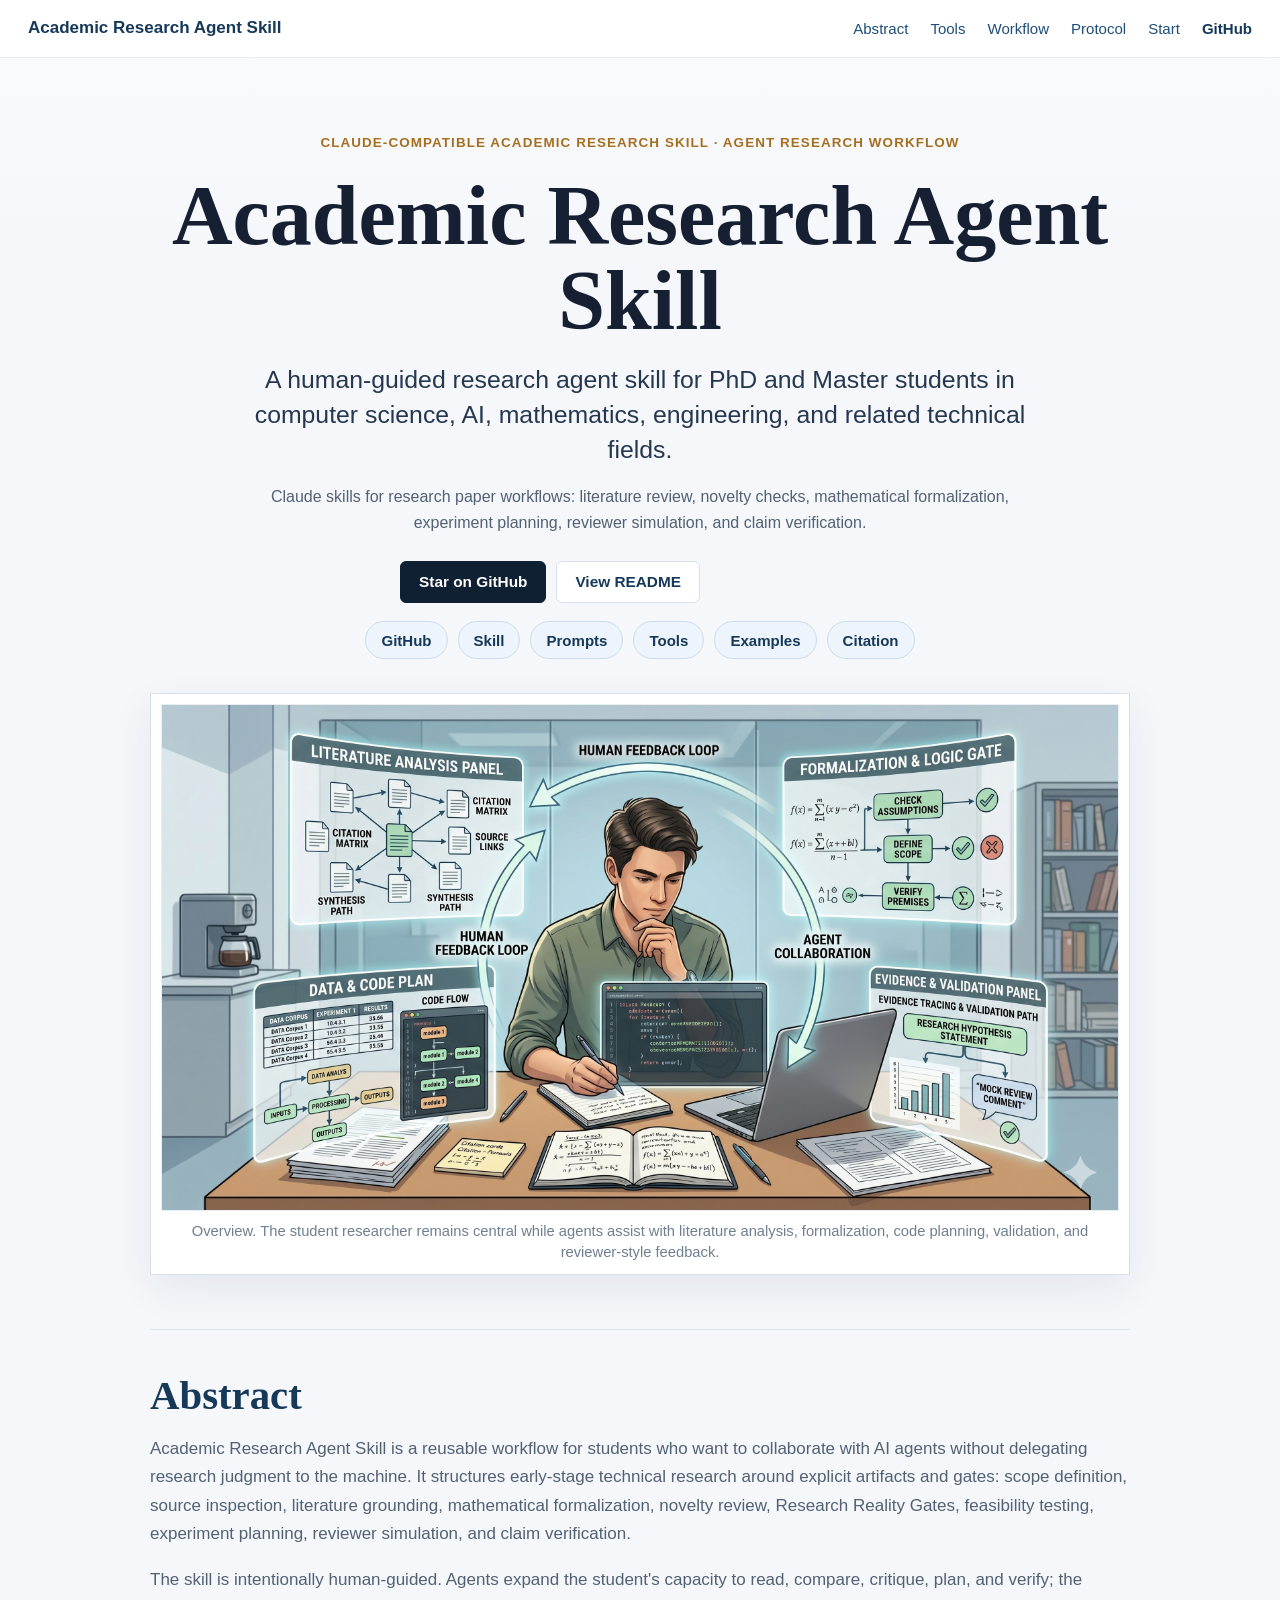
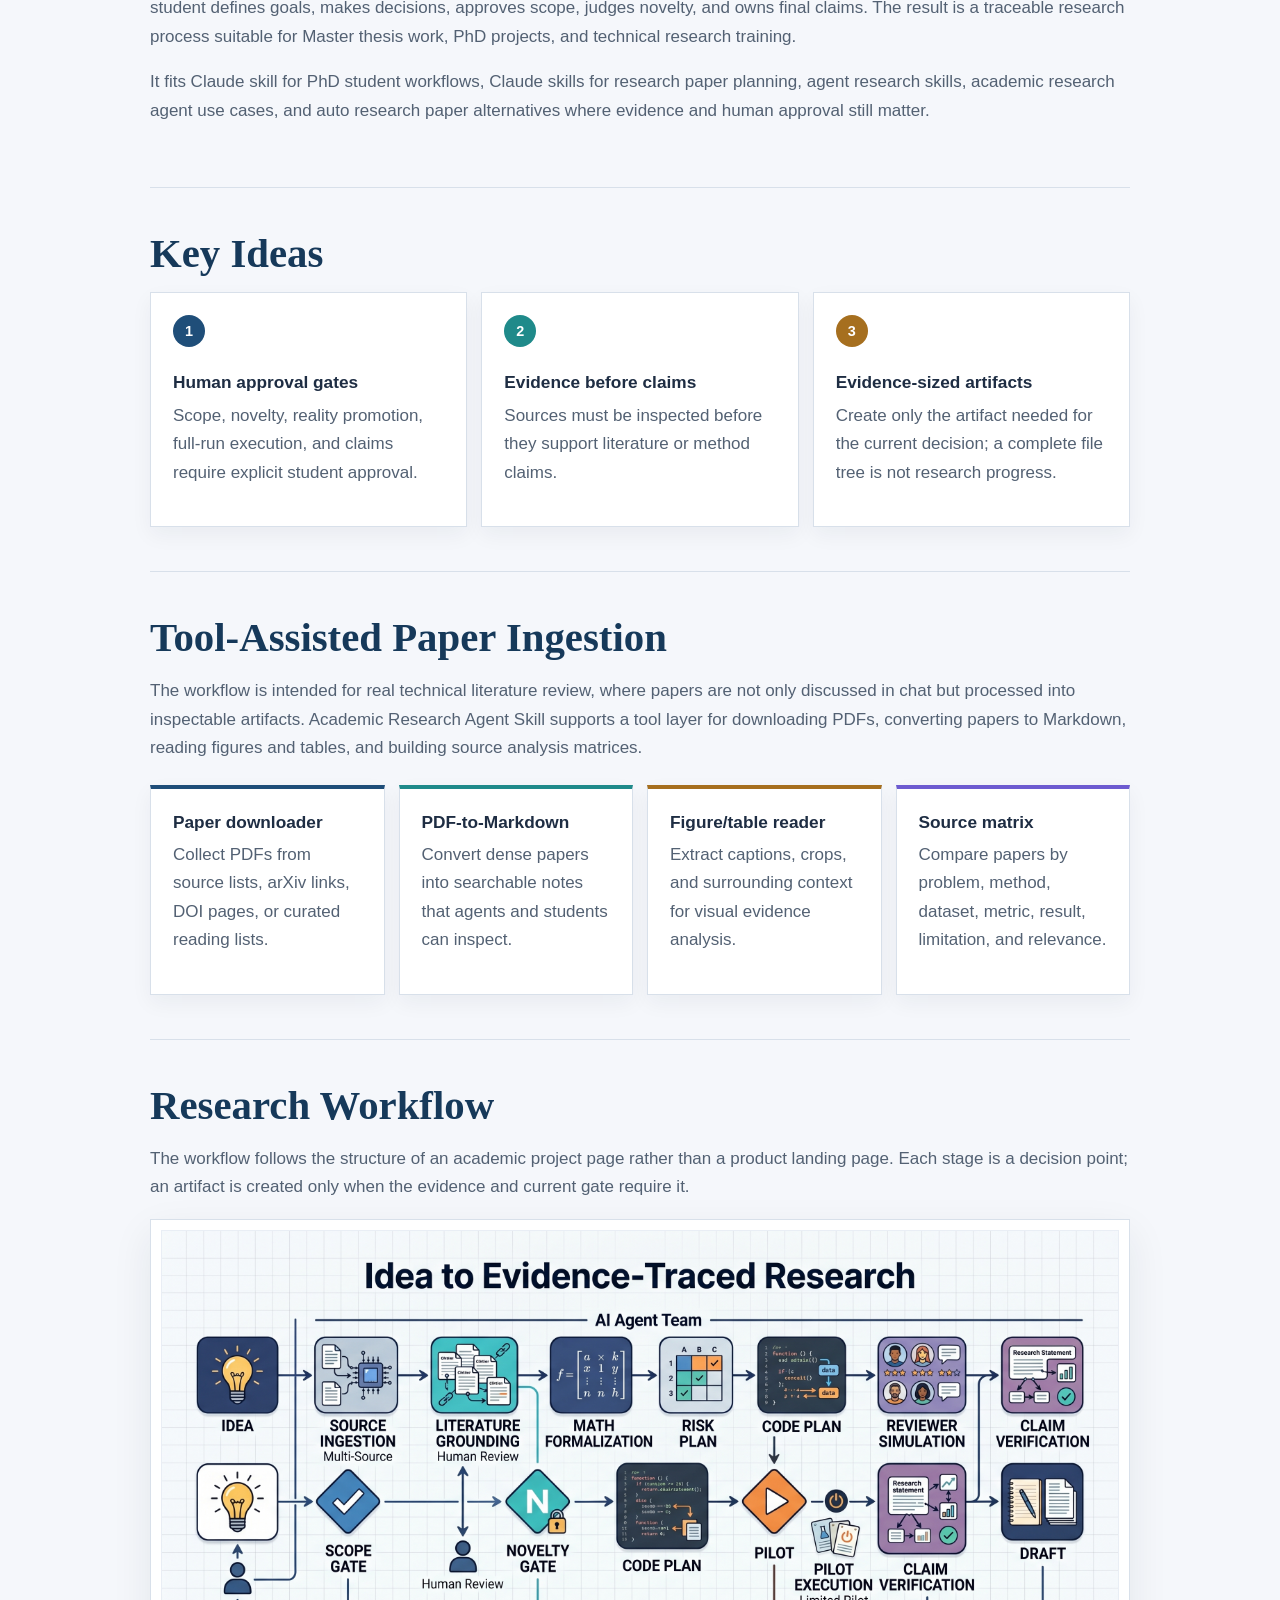
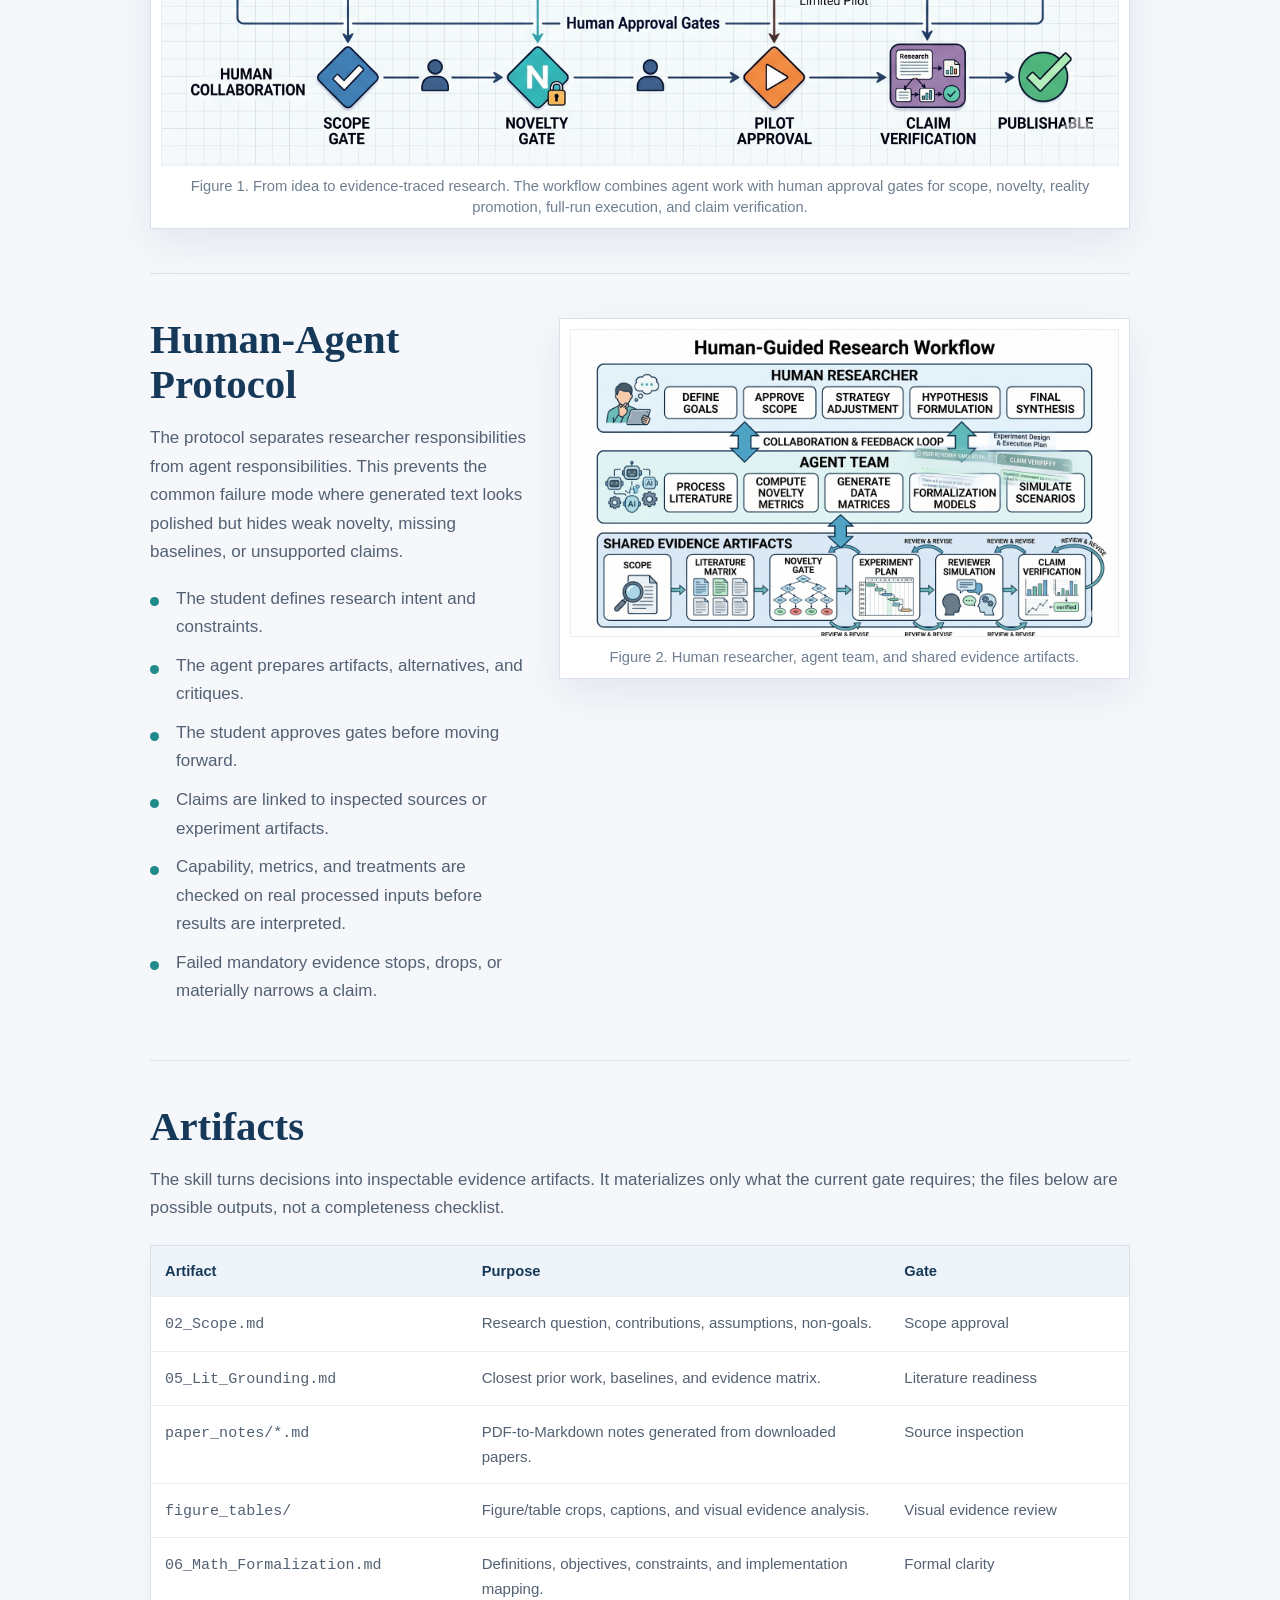
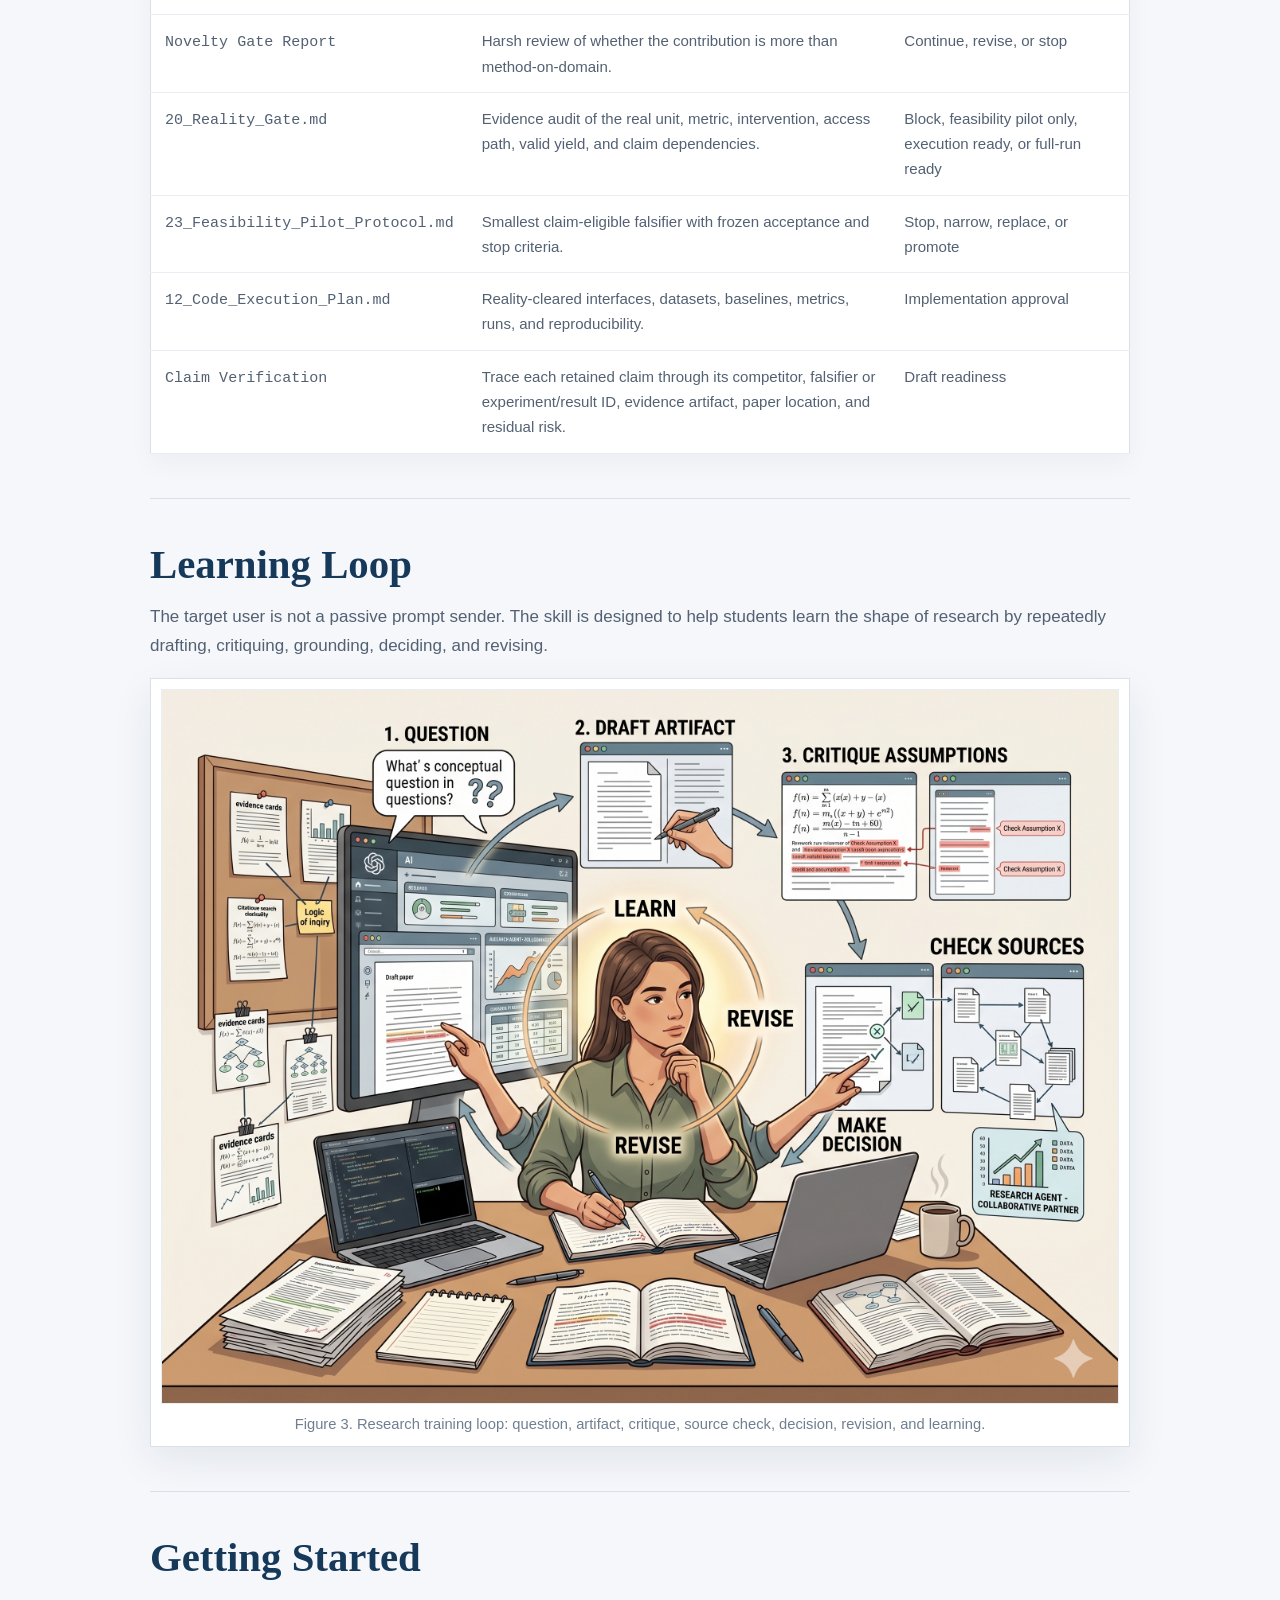
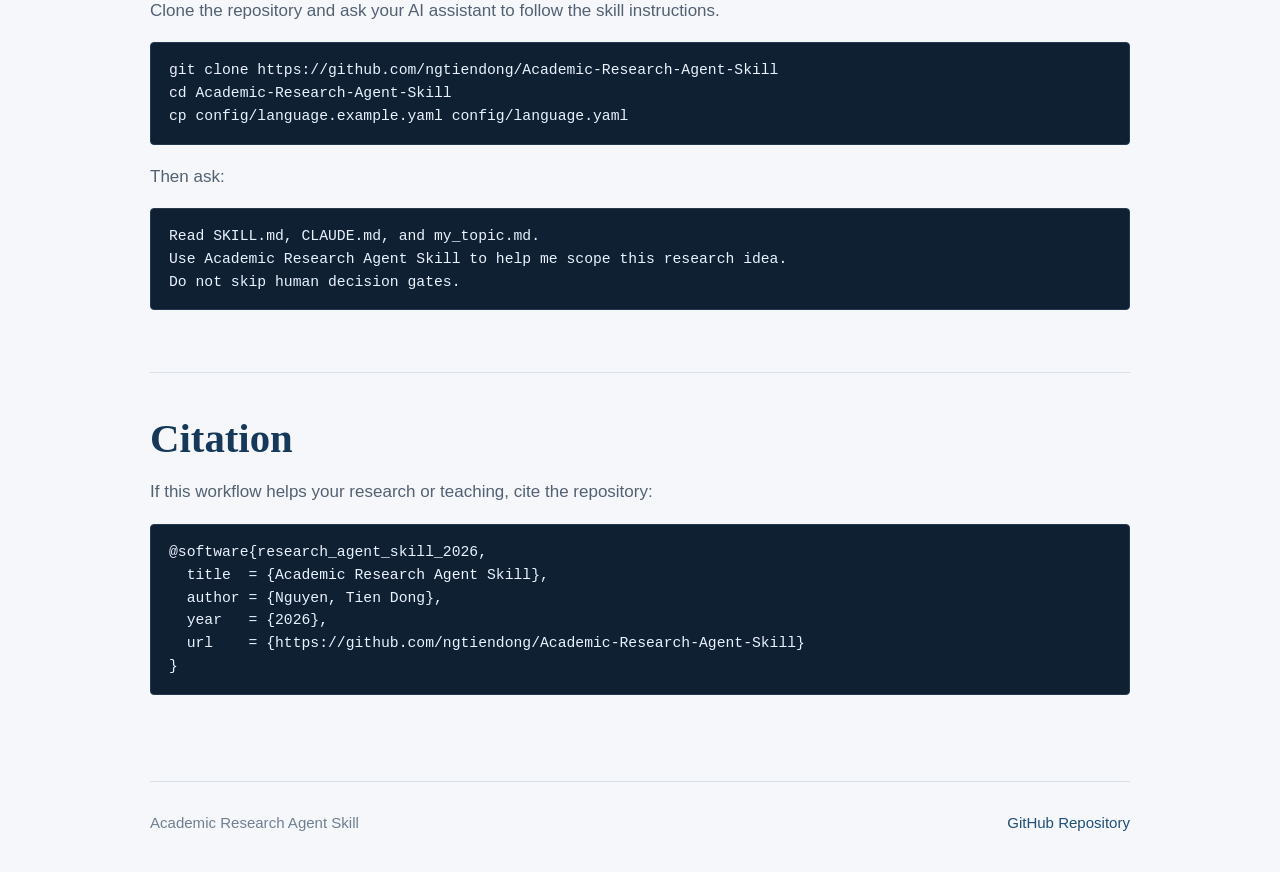
<file: docs/index.html>
<!doctype html>
<html lang="en">
  <head>
    <meta charset="utf-8" />
    <meta name="viewport" content="width=device-width, initial-scale=1" />
    <title>Academic Research Agent Skill for PhD Students - Claude Skills for Research Papers</title>
    <meta
      name="description"
      content="Claude-compatible academic research agent skill for PhD/Master students: literature review, research paper planning, novelty checks, and claim verification."
    />
    <meta name="robots" content="index, follow" />
    <meta name="theme-color" content="#1f4e79" />
    <link rel="icon" href="favicon.svg" type="image/svg+xml" />
    <meta property="og:type" content="website" />
    <meta property="og:title" content="Academic Research Agent Skill" />
    <meta
      property="og:description"
      content="Claude-compatible agent research skills for literature review, research paper planning, novelty checks, and claim verification."
    />
    <meta property="og:image" content="assets/social-preview.png" />
    <meta name="twitter:card" content="summary_large_image" />
    <meta name="twitter:title" content="Academic Research Agent Skill" />
    <meta
      name="twitter:description"
      content="Claude skills for research paper workflows: literature grounding, novelty gates, experiment planning, reviewer simulation, and claim verification."
    />
    <meta name="twitter:image" content="assets/social-preview.png" />
    <link rel="canonical" href="https://ngtiendong.github.io/Academic-Research-Agent-Skill/" />
    <link rel="stylesheet" href="styles.css" />
    <script type="application/ld+json">
      {
        "@context": "https://schema.org",
        "@type": "SoftwareSourceCode",
        "name": "Academic Research Agent Skill",
        "alternateName": "Research Agent Skill",
        "description": "Claude-compatible academic research agent skill for Master and PhD students: literature review, research paper planning, novelty checks, experiment planning, reviewer simulation, and claim verification.",
        "programmingLanguage": "Markdown",
        "applicationCategory": "Research tool",
        "audience": {
          "@type": "Audience",
          "audienceType": "Master students, PhD students, researchers, research engineers"
        },
        "codeRepository": "https://github.com/ngtiendong/Academic-Research-Agent-Skill",
        "license": "https://opensource.org/licenses/MIT"
      }
    </script>
  </head>
  <body>
    <header class="topbar">
      <a class="brand" href="#top">Academic Research Agent Skill</a>
      <nav aria-label="Page navigation">
        <a href="#abstract">Abstract</a>
        <a href="#tools">Tools</a>
        <a href="#workflow">Workflow</a>
        <a href="#protocol">Protocol</a>
        <a href="#start">Start</a>
        <a class="nav-github" href="https://github.com/ngtiendong/Academic-Research-Agent-Skill">GitHub</a>
      </nav>
    </header>

    <main id="top">
      <section class="paper-hero">
        <p class="venue">Claude-Compatible Academic Research Skill · Agent Research Workflow</p>
        <h1>Academic Research Agent Skill</h1>
        <p class="subtitle">
          A human-guided research agent skill for PhD and Master students in computer science,
          AI, mathematics, engineering, and related technical fields.
        </p>
        <p class="authors">
          Claude skills for research paper workflows: literature review, novelty checks, mathematical
          formalization, experiment planning, reviewer simulation, and claim verification.
        </p>
        <div class="github-cta" aria-label="GitHub repository actions">
          <a class="github-primary" href="https://github.com/ngtiendong/Academic-Research-Agent-Skill">
            Star on GitHub
          </a>
          <a class="github-secondary" href="https://github.com/ngtiendong/Academic-Research-Agent-Skill#readme">
            View README
          </a>
          <iframe
            src="https://ghbtns.com/github-btn.html?user=ngtiendong&amp;repo=Academic-Research-Agent-Skill&amp;type=star&amp;count=true&amp;size=large"
            title="Star Academic Research Agent Skill on GitHub"
            width="170"
            height="30"
            loading="lazy"
          ></iframe>
        </div>
        <div class="resource-row" aria-label="Project resources">
          <a href="https://github.com/ngtiendong/Academic-Research-Agent-Skill">GitHub</a>
          <a href="https://github.com/ngtiendong/Academic-Research-Agent-Skill/blob/main/SKILL.md">Skill</a>
          <a href="https://github.com/ngtiendong/Academic-Research-Agent-Skill/tree/main/.claude/commands">Prompts</a>
          <a href="https://github.com/ngtiendong/Academic-Research-Agent-Skill/blob/main/docs/TOOLS.md">Tools</a>
          <a href="https://github.com/ngtiendong/Academic-Research-Agent-Skill/tree/main/examples">Examples</a>
          <a href="#citation">Citation</a>
        </div>
      </section>

      <figure class="hero-figure">
        <img src="assets/Hero%20Image.png" alt="Student-centered research agent workflow overview" />
        <figcaption>
          Overview. The student researcher remains central while agents assist with literature analysis,
          formalization, code planning, validation, and reviewer-style feedback.
        </figcaption>
      </figure>

      <section id="abstract" class="content-section">
        <h2>Abstract</h2>
        <p>
          Academic Research Agent Skill is a reusable workflow for students who want to collaborate with AI
          agents without delegating research judgment to the machine. It structures early-stage
          technical research around explicit artifacts and gates: scope definition, source inspection,
          literature grounding, mathematical formalization, novelty review, Research Reality Gates, feasibility testing, experiment planning,
          reviewer simulation, and claim verification.
        </p>
        <p>
          The skill is intentionally human-guided. Agents expand the student's capacity to read,
          compare, critique, plan, and verify; the student defines goals, makes decisions, approves
          scope, judges novelty, and owns final claims. The result is a traceable research process
          suitable for Master thesis work, PhD projects, and technical research training.
        </p>
        <p>
          It fits Claude skill for PhD student workflows, Claude skills for research paper planning,
          agent research skills, academic research agent use cases, and auto research paper
          alternatives where evidence and human approval still matter.
        </p>
      </section>

      <section class="content-section contribution-section">
        <h2>Key Ideas</h2>
        <div class="contribution-grid">
          <article>
            <span>1</span>
            <h3>Human approval gates</h3>
            <p>Scope, novelty, reality promotion, full-run execution, and claims require explicit student approval.</p>
          </article>
          <article>
            <span>2</span>
            <h3>Evidence before claims</h3>
            <p>Sources must be inspected before they support literature or method claims.</p>
          </article>
          <article>
            <span>3</span>
            <h3>Evidence-sized artifacts</h3>
            <p>Create only the artifact needed for the current decision; a complete file tree is not research progress.</p>
          </article>
        </div>
      </section>

      <section id="tools" class="content-section">
        <h2>Tool-Assisted Paper Ingestion</h2>
        <p>
          The workflow is intended for real technical literature review, where papers are not only
          discussed in chat but processed into inspectable artifacts. Academic Research Agent Skill supports
          a tool layer for downloading PDFs, converting papers to Markdown, reading figures and
          tables, and building source analysis matrices.
        </p>
        <div class="tool-grid">
          <article>
            <h3>Paper downloader</h3>
            <p>Collect PDFs from source lists, arXiv links, DOI pages, or curated reading lists.</p>
          </article>
          <article>
            <h3>PDF-to-Markdown</h3>
            <p>Convert dense papers into searchable notes that agents and students can inspect.</p>
          </article>
          <article>
            <h3>Figure/table reader</h3>
            <p>Extract captions, crops, and surrounding context for visual evidence analysis.</p>
          </article>
          <article>
            <h3>Source matrix</h3>
            <p>Compare papers by problem, method, dataset, metric, result, limitation, and relevance.</p>
          </article>
        </div>
      </section>

      <section id="workflow" class="content-section">
        <h2>Research Workflow</h2>
        <p>
          The workflow follows the structure of an academic project page rather than a product
          landing page. Each stage is a decision point; an artifact is created only when the evidence
          and current gate require it.
        </p>
        <figure class="wide-figure">
          <img src="assets/Research%20Lifecycle%20Visual.png" alt="Research lifecycle from idea to evidence-traced research" />
          <figcaption>
            Figure 1. From idea to evidence-traced research. The workflow combines agent work with
            human approval gates for scope, novelty, reality promotion, full-run execution, and claim verification.
          </figcaption>
        </figure>
      </section>

      <section id="protocol" class="content-section two-column">
        <div>
          <h2>Human-Agent Protocol</h2>
          <p>
            The protocol separates researcher responsibilities from agent responsibilities. This
            prevents the common failure mode where generated text looks polished but hides weak
            novelty, missing baselines, or unsupported claims.
          </p>
          <ul class="check-list">
            <li>The student defines research intent and constraints.</li>
            <li>The agent prepares artifacts, alternatives, and critiques.</li>
            <li>The student approves gates before moving forward.</li>
            <li>Claims are linked to inspected sources or experiment artifacts.</li>
            <li>Capability, metrics, and treatments are checked on real processed inputs before results are interpreted.</li>
            <li>Failed mandatory evidence stops, drops, or materially narrows a claim.</li>
          </ul>
        </div>
        <figure class="side-figure">
          <img src="assets/Human-Agent%20Collaboration%20Diagram.png" alt="Human researcher and agent team collaboration protocol" />
          <figcaption>Figure 2. Human researcher, agent team, and shared evidence artifacts.</figcaption>
        </figure>
      </section>

      <section id="artifacts" class="content-section">
        <h2>Artifacts</h2>
        <p>
          The skill turns decisions into inspectable evidence artifacts. It materializes only what the
          current gate requires; the files below are possible outputs, not a completeness checklist.
        </p>
        <table class="artifact-table">
          <thead>
            <tr>
              <th>Artifact</th>
              <th>Purpose</th>
              <th>Gate</th>
            </tr>
          </thead>
          <tbody>
            <tr>
              <td><code>02_Scope.md</code></td>
              <td>Research question, contributions, assumptions, non-goals.</td>
              <td>Scope approval</td>
            </tr>
            <tr>
              <td><code>05_Lit_Grounding.md</code></td>
              <td>Closest prior work, baselines, and evidence matrix.</td>
              <td>Literature readiness</td>
            </tr>
            <tr>
              <td><code>paper_notes/*.md</code></td>
              <td>PDF-to-Markdown notes generated from downloaded papers.</td>
              <td>Source inspection</td>
            </tr>
            <tr>
              <td><code>figure_tables/</code></td>
              <td>Figure/table crops, captions, and visual evidence analysis.</td>
              <td>Visual evidence review</td>
            </tr>
            <tr>
              <td><code>06_Math_Formalization.md</code></td>
              <td>Definitions, objectives, constraints, and implementation mapping.</td>
              <td>Formal clarity</td>
            </tr>
            <tr>
              <td><code>Novelty Gate Report</code></td>
              <td>Harsh review of whether the contribution is more than method-on-domain.</td>
              <td>Continue, revise, or stop</td>
            </tr>
            <tr>
              <td><code>20_Reality_Gate.md</code></td>
              <td>Evidence audit of the real unit, metric, intervention, access path, valid yield, and claim dependencies.</td>
              <td>Block, feasibility pilot only, execution ready, or full-run ready</td>
            </tr>
            <tr>
              <td><code>23_Feasibility_Pilot_Protocol.md</code></td>
              <td>Smallest claim-eligible falsifier with frozen acceptance and stop criteria.</td>
              <td>Stop, narrow, replace, or promote</td>
            </tr>
            <tr>
              <td><code>12_Code_Execution_Plan.md</code></td>
              <td>Reality-cleared interfaces, datasets, baselines, metrics, runs, and reproducibility.</td>
              <td>Implementation approval</td>
            </tr>
            <tr>
              <td><code>Claim Verification</code></td>
              <td>Trace each retained claim through its competitor, falsifier or experiment/result ID, evidence artifact, paper location, and residual risk.</td>
              <td>Draft readiness</td>
            </tr>
          </tbody>
        </table>
      </section>

      <section class="content-section">
        <h2>Learning Loop</h2>
        <p>
          The target user is not a passive prompt sender. The skill is designed to help students learn
          the shape of research by repeatedly drafting, critiquing, grounding, deciding, and revising.
        </p>
        <figure class="wide-figure">
          <img src="assets/Learning%20Loop%20Illustration.png" alt="Learning loop for a student using a research agent" />
          <figcaption>
            Figure 3. Research training loop: question, artifact, critique, source check, decision,
            revision, and learning.
          </figcaption>
        </figure>
      </section>

      <section id="start" class="content-section start-panel">
        <h2>Getting Started</h2>
        <p>Clone the repository and ask your AI assistant to follow the skill instructions.</p>
        <pre><code>git clone https://github.com/ngtiendong/Academic-Research-Agent-Skill
cd Academic-Research-Agent-Skill
cp config/language.example.yaml config/language.yaml</code></pre>
        <p>Then ask:</p>
        <pre><code>Read SKILL.md, CLAUDE.md, and my_topic.md.
Use Academic Research Agent Skill to help me scope this research idea.
Do not skip human decision gates.</code></pre>
      </section>

      <section id="citation" class="content-section citation-section">
        <h2>Citation</h2>
        <p>If this workflow helps your research or teaching, cite the repository:</p>
        <pre><code>@software{research_agent_skill_2026,
  title  = {Academic Research Agent Skill},
  author = {Nguyen, Tien Dong},
  year   = {2026},
  url    = {https://github.com/ngtiendong/Academic-Research-Agent-Skill}
}</code></pre>
      </section>
    </main>

    <footer class="page-footer">
      <span>Academic Research Agent Skill</span>
      <a href="https://github.com/ngtiendong/Academic-Research-Agent-Skill">GitHub Repository</a>
    </footer>
  </body>
</html>
</file>
<file: docs/styles.css>
:root {
  --text: #172033;
  --muted: #536173;
  --faint: #6f7f91;
  --paper: #ffffff;
  --page: #f5f7fb;
  --line: #d8e0ea;
  --soft-line: #e9eef5;
  --blue: #1f4e79;
  --blue-dark: #16395a;
  --teal: #1f8a8a;
  --gold: #a66f1f;
  --code: #102033;
  --shadow: 0 14px 38px rgba(23, 32, 51, 0.08);
}

* {
  box-sizing: border-box;
}

html {
  scroll-behavior: smooth;
}

body {
  margin: 0;
  color: var(--text);
  background:
    linear-gradient(180deg, #f9fbfe 0%, var(--page) 260px),
    var(--page);
  font-family:
    -apple-system, BlinkMacSystemFont, "Segoe UI", Roboto, Helvetica, Arial,
    sans-serif;
  font-size: 17px;
  line-height: 1.68;
}

a {
  color: var(--blue);
  text-decoration: none;
}

a:hover {
  text-decoration: underline;
}

.topbar {
  position: sticky;
  top: 0;
  z-index: 10;
  display: flex;
  min-height: 58px;
  align-items: center;
  justify-content: space-between;
  gap: 24px;
  padding: 0 28px;
  background: rgba(255, 255, 255, 0.9);
  border-bottom: 1px solid var(--soft-line);
  backdrop-filter: blur(14px);
}

.brand {
  color: var(--blue-dark);
  font-weight: 750;
}

.topbar nav {
  display: flex;
  gap: 22px;
  font-size: 0.94rem;
}

.nav-github {
  color: var(--blue-dark);
  font-weight: 750;
}

main {
  width: min(980px, calc(100% - 36px));
  margin: 0 auto;
}

.paper-hero {
  padding: 74px 0 34px;
  text-align: center;
}

.venue {
  margin: 0 0 18px;
  color: var(--gold);
  font-size: 0.84rem;
  font-weight: 750;
  letter-spacing: 0.08em;
  text-transform: uppercase;
}

h1,
h2,
h3,
p {
  margin-top: 0;
}

h1 {
  max-width: 980px;
  margin: 0 auto 18px;
  font-family: Georgia, "Times New Roman", serif;
  font-size: clamp(2.9rem, 6.6vw, 5.25rem);
  font-weight: 700;
  line-height: 1.02;
  letter-spacing: 0;
}

.subtitle {
  max-width: 830px;
  margin: 0 auto 16px;
  color: #263750;
  font-size: clamp(1.18rem, 2.2vw, 1.55rem);
  line-height: 1.42;
}

.authors {
  max-width: 760px;
  margin: 0 auto 24px;
  color: var(--muted);
  font-size: 1rem;
}

.github-cta {
  display: flex;
  flex-wrap: wrap;
  justify-content: center;
  align-items: center;
  gap: 10px;
  margin: 0 auto 18px;
}

.github-cta a {
  display: inline-flex;
  min-height: 42px;
  align-items: center;
  justify-content: center;
  padding: 0 18px;
  border-radius: 6px;
  font-size: 0.96rem;
  font-weight: 750;
}

.github-primary {
  color: #ffffff;
  background: var(--code);
  border: 1px solid var(--code);
}

.github-primary:hover {
  background: #1d314b;
  text-decoration: none;
}

.github-secondary {
  color: var(--blue-dark);
  background: #ffffff;
  border: 1px solid var(--line);
}

.github-secondary:hover {
  background: #eef4fa;
  text-decoration: none;
}

.github-cta iframe {
  display: block;
  border: 0;
}

.resource-row {
  display: flex;
  flex-wrap: wrap;
  justify-content: center;
  gap: 10px;
}

.resource-row a {
  display: inline-flex;
  min-height: 38px;
  align-items: center;
  padding: 0 15px;
  color: var(--blue-dark);
  background: #edf4fb;
  border: 1px solid #cdddeb;
  border-radius: 999px;
  font-size: 0.94rem;
  font-weight: 700;
}

.resource-row a:hover {
  background: #e1edf8;
  text-decoration: none;
}

figure {
  margin: 0;
}

img {
  display: block;
  max-width: 100%;
}

figcaption {
  margin-top: 10px;
  color: var(--faint);
  font-size: 0.92rem;
  line-height: 1.45;
  text-align: center;
}

.hero-figure,
.wide-figure,
.side-figure {
  padding: 10px;
  background: var(--paper);
  border: 1px solid var(--line);
  box-shadow: var(--shadow);
}

.hero-figure {
  margin-bottom: 54px;
}

.hero-figure img,
.wide-figure img,
.side-figure img {
  width: 100%;
  border: 1px solid var(--soft-line);
}

.content-section {
  padding: 44px 0;
  border-top: 1px solid var(--line);
}

.content-section h2 {
  margin-bottom: 16px;
  color: var(--blue-dark);
  font-family: Georgia, "Times New Roman", serif;
  font-size: clamp(1.85rem, 4vw, 2.55rem);
  font-weight: 700;
  line-height: 1.1;
}

.content-section h3 {
  margin-bottom: 8px;
  color: #1e2d43;
  font-size: 1.08rem;
  line-height: 1.28;
}

.content-section p {
  color: var(--muted);
}

.contribution-grid {
  display: grid;
  grid-template-columns: repeat(3, 1fr);
  gap: 14px;
}

.contribution-grid article,
.tool-grid article {
  min-height: 190px;
  padding: 22px;
  background: var(--paper);
  border: 1px solid var(--line);
  box-shadow: 0 8px 20px rgba(23, 32, 51, 0.05);
}

.contribution-grid span {
  display: inline-grid;
  width: 32px;
  height: 32px;
  margin-bottom: 24px;
  place-items: center;
  color: #ffffff;
  background: var(--blue);
  border-radius: 50%;
  font-size: 0.9rem;
  font-weight: 800;
}

.contribution-grid article:nth-child(2) span {
  background: var(--teal);
}

.contribution-grid article:nth-child(3) span {
  background: var(--gold);
}

.tool-grid {
  display: grid;
  grid-template-columns: repeat(4, 1fr);
  gap: 14px;
  margin-top: 22px;
}

.tool-grid article {
  min-height: 180px;
  border-top: 4px solid var(--blue);
}

.tool-grid article:nth-child(2) {
  border-top-color: var(--teal);
}

.tool-grid article:nth-child(3) {
  border-top-color: var(--gold);
}

.tool-grid article:nth-child(4) {
  border-top-color: #6d5bd0;
}

.two-column {
  display: grid;
  grid-template-columns: minmax(0, 0.8fr) minmax(320px, 1.2fr);
  gap: 28px;
  align-items: start;
}

.check-list {
  margin: 18px 0 0;
  padding: 0;
  list-style: none;
}

.check-list li {
  position: relative;
  margin-bottom: 10px;
  padding-left: 26px;
  color: var(--muted);
}

.check-list li::before {
  content: "";
  position: absolute;
  top: 0.75em;
  left: 0;
  width: 9px;
  height: 9px;
  background: var(--teal);
  border-radius: 50%;
}

.artifact-table {
  width: 100%;
  margin-top: 22px;
  border-collapse: collapse;
  background: var(--paper);
  border: 1px solid var(--line);
  box-shadow: 0 10px 24px rgba(23, 32, 51, 0.04);
}

.artifact-table th,
.artifact-table td {
  padding: 13px 14px;
  border-bottom: 1px solid var(--soft-line);
  text-align: left;
  vertical-align: top;
}

.artifact-table th {
  color: var(--blue-dark);
  background: #eef4fa;
  font-size: 0.92rem;
}

.artifact-table td {
  color: var(--muted);
  font-size: 0.94rem;
}

code {
  font-family: ui-monospace, SFMono-Regular, Menlo, Monaco, Consolas, monospace;
}

.start-panel,
.citation-section {
  border-top: 1px solid var(--line);
}

pre {
  margin: 14px 0 18px;
  padding: 16px 18px;
  overflow-x: auto;
  color: #e9f3ff;
  background: var(--code);
  border: 1px solid #25384f;
  border-radius: 4px;
  font-size: 0.92rem;
  line-height: 1.55;
}

.page-footer {
  width: min(980px, calc(100% - 36px));
  margin: 24px auto 0;
  padding: 28px 0 40px;
  display: flex;
  justify-content: space-between;
  gap: 20px;
  color: var(--faint);
  border-top: 1px solid var(--line);
  font-size: 0.94rem;
}

@media (max-width: 820px) {
  body {
    font-size: 16px;
  }

  .topbar {
    position: static;
    align-items: flex-start;
    flex-direction: column;
    padding: 14px 18px;
    gap: 8px;
  }

  .topbar nav {
    width: 100%;
    overflow-x: auto;
    gap: 16px;
    white-space: nowrap;
  }

  main,
  .page-footer {
    width: min(100% - 28px, 640px);
  }

  .paper-hero {
    padding: 48px 0 28px;
  }

  h1 {
    max-width: 12ch;
    font-size: clamp(2.5rem, 10.8vw, 4.1rem);
    line-height: 1.04;
  }

  .contribution-grid,
  .tool-grid,
  .two-column {
    grid-template-columns: 1fr;
  }

  .artifact-table {
    display: block;
    overflow-x: auto;
  }

  .page-footer {
    flex-direction: column;
  }
}
</file>
